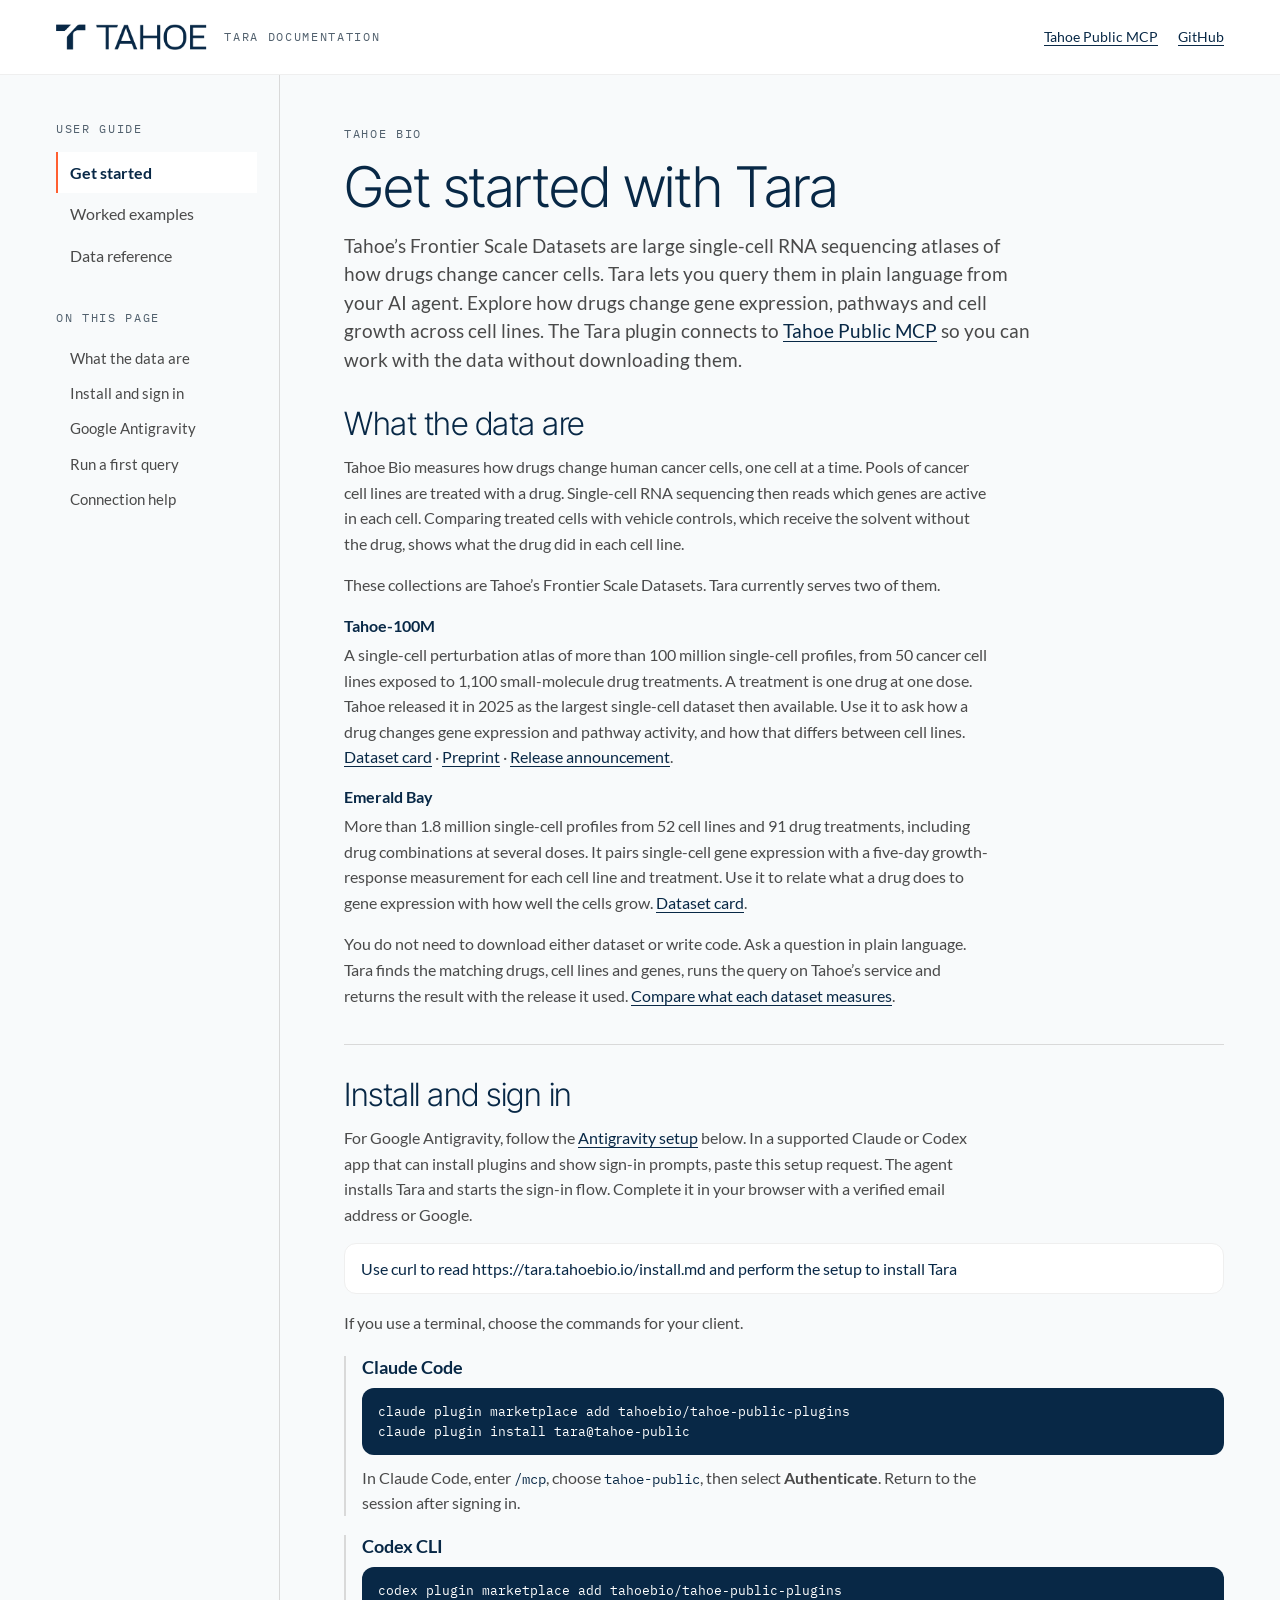
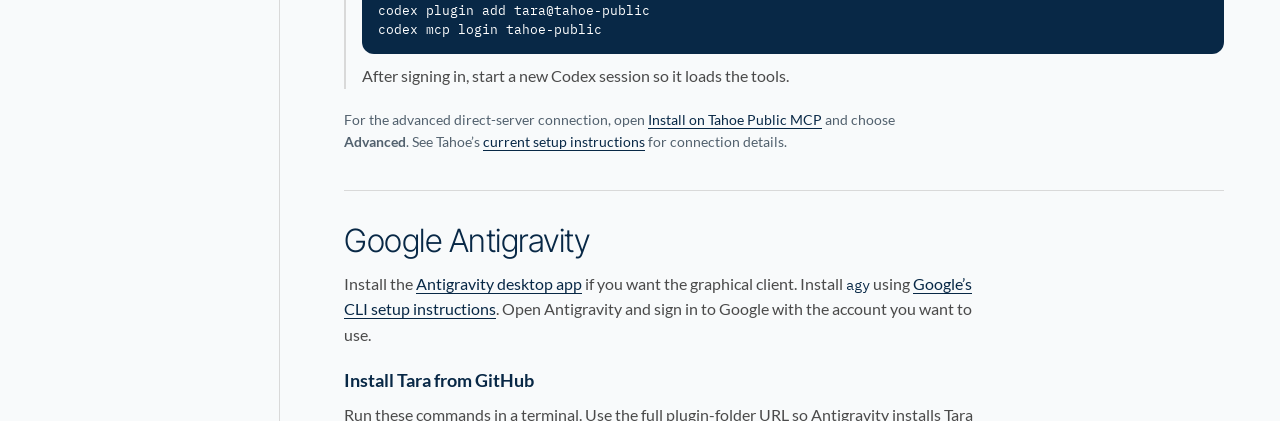
<file: docs/index.html>
<!doctype html>
<html lang="en">
<head>
  <meta charset="utf-8">
  <meta name="viewport" content="width=device-width, initial-scale=1">
  <meta http-equiv="refresh" content="0; url=tara/">
  <meta name="description" content="Documentation for Tara, the Tahoe Bio plugin for querying single-cell drug-response data from an AI agent.">
  <title>Tara documentation · Tahoe Bio</title>
  <link rel="canonical" href="https://tahoebio.github.io/tahoe-public-plugins/tara/">
</head>
<body>
  <p><a href="tara/">Open the Tara documentation</a></p>
</body>
</html>
</file>
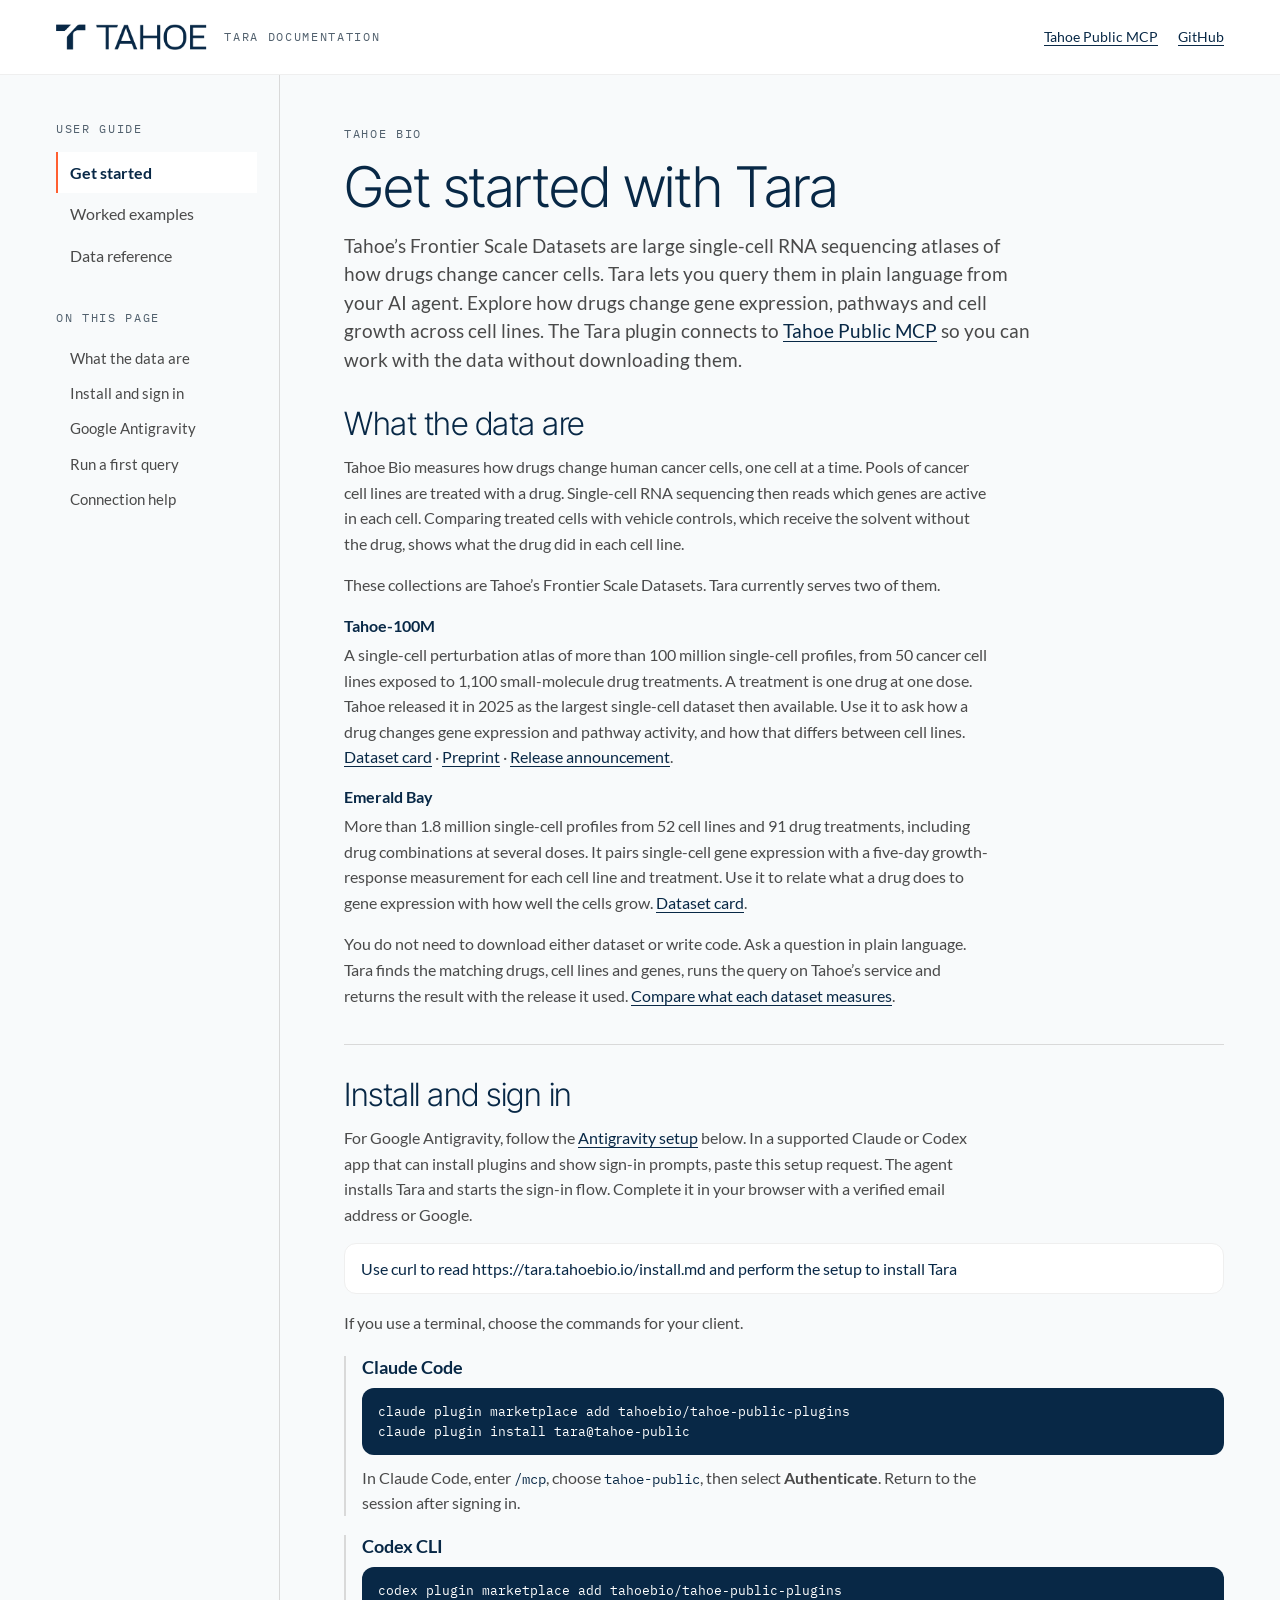
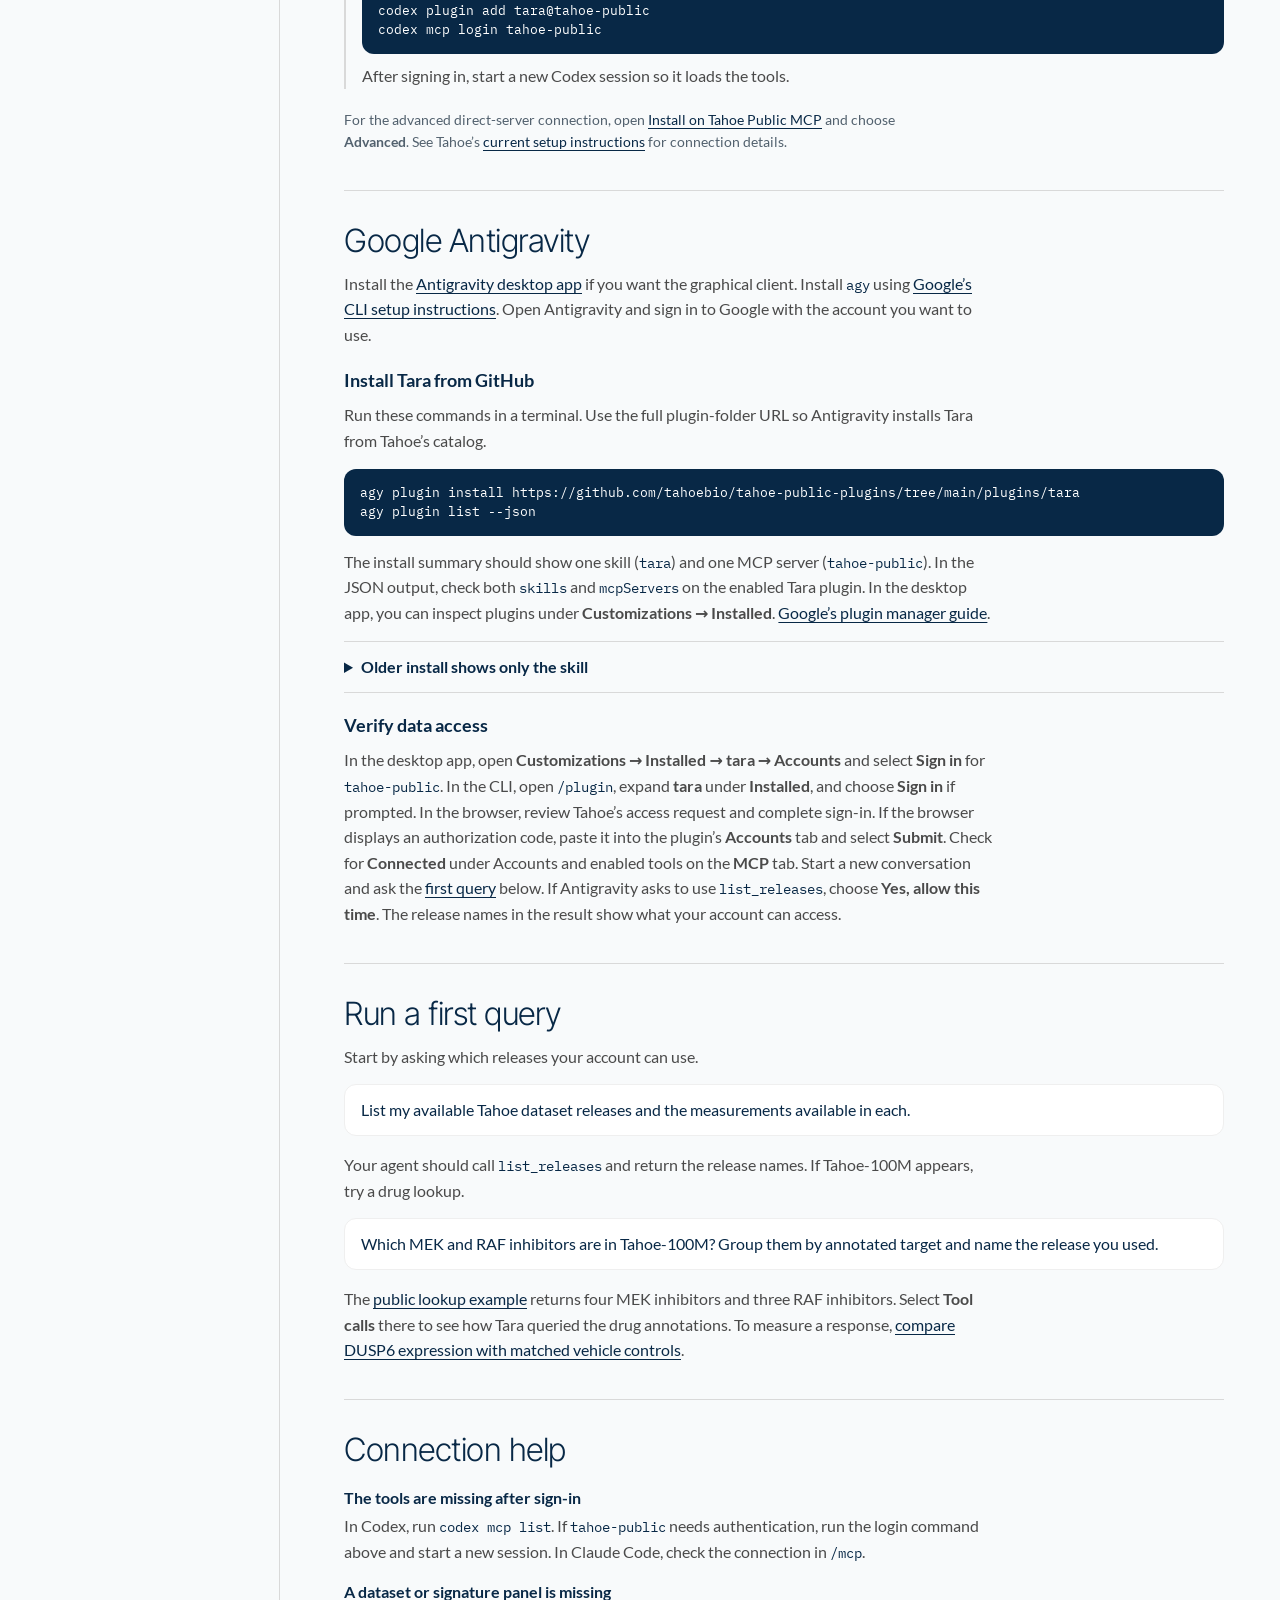
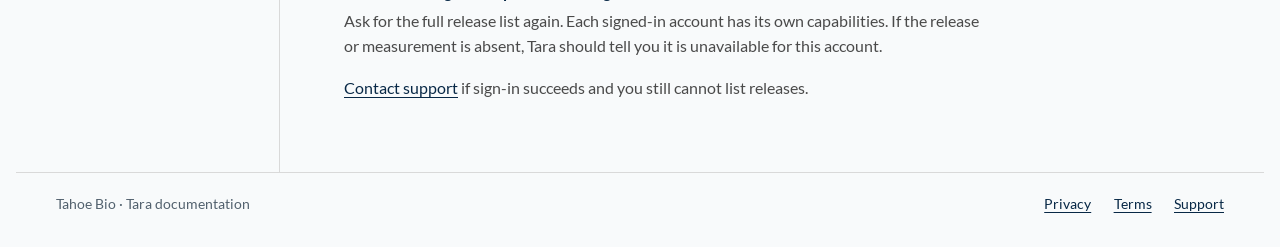
<file: docs/tara/index.html>
<!doctype html>
<html lang="en">
<head>
  <meta charset="utf-8">
  <meta name="viewport" content="width=device-width, initial-scale=1">
  <meta name="description" content="Install Tara, connect your Tahoe account and run a first query against single-cell drug-response data.">
  <title>Get started · Tara documentation · Tahoe Bio</title>
  <link rel="icon" href="logo-tahoe-wordmark-navy.png">
  <link rel="stylesheet" href="guide.css">
</head>
<body>
  <a class="skip" href="#content">Skip to content</a>
  <header>
    <div class="top">
      <a class="brand" href="index.html"><img src="logo-tahoe-wordmark-navy.png" alt="Tahoe" width="152" height="26"><span>Tara documentation</span></a>
      <div class="header-links">
        <a href="https://tara.tahoebio.io/">Tahoe Public MCP</a>
        <a href="https://github.com/tahoebio/tahoe-public-plugins/tree/main/plugins/tara">GitHub</a>
      </div>
    </div>
  </header>
  <div class="shell">
    <aside>
      <div class="rail">
        <p class="nav-label">User guide</p>
        <nav class="pages" aria-label="User guide">
          <a href="index.html" aria-current="page">Get started</a>
          <a href="examples.html">Worked examples</a>
          <a href="reference.html">Data reference</a>
        </nav>
        <div class="local">
          <p class="nav-label">On this page</p>
          <nav aria-label="On this page">
            <a href="#data">What the data are</a>
            <a href="#install">Install and sign in</a>
            <a href="#antigravity">Google Antigravity</a>
            <a href="#first-query">Run a first query</a>
            <a href="#connection">Connection help</a>
          </nav>
        </div>
      </div>
    </aside>
    <main id="content" tabindex="-1">
      <div class="intro hero">
        <span class="caption">Tahoe Bio</span>
        <h1>Get started with Tara</h1>
        <p class="lead">Tahoe’s Frontier Scale Datasets are large single-cell RNA sequencing atlases of how drugs change cancer cells. Tara lets you query them in plain language from your AI agent. Explore how drugs change gene expression, pathways and cell growth across cell lines. The Tara plugin connects to <a href="https://tara.tahoebio.io/">Tahoe Public MCP</a> so you can work with the data without downloading them.</p>
      </div>
      <section id="data">
        <h2>What the data are</h2>
        <p>Tahoe Bio measures how drugs change human cancer cells, one cell at a time. Pools of cancer cell lines are treated with a drug. Single-cell RNA sequencing then reads which genes are active in each cell. Comparing treated cells with vehicle controls, which receive the solvent without the drug, shows what the drug did in each cell line.</p>
        <p>These collections are Tahoe’s Frontier Scale Datasets. Tara currently serves two of them.</p>
        <dl>
          <dt>Tahoe-100M</dt>
          <dd>A single-cell perturbation atlas of more than 100 million single-cell profiles, from 50 cancer cell lines exposed to 1,100 small-molecule drug treatments. A treatment is one drug at one dose. Tahoe released it in 2025 as the largest single-cell dataset then available. Use it to ask how a drug changes gene expression and pathway activity, and how that differs between cell lines. <a href="https://huggingface.co/datasets/tahoebio/Tahoe-100M">Dataset card</a> · <a href="https://www.biorxiv.org/content/10.1101/2025.02.20.639398v1">Preprint</a> · <a href="https://www.tahoebio.ai/news/open-sourcing-tahoe-100m">Release announcement</a>.</dd>
          <dt>Emerald Bay</dt>
          <dd>More than 1.8 million single-cell profiles from 52 cell lines and 91 drug treatments, including drug combinations at several doses. It pairs single-cell gene expression with a five-day growth-response measurement for each cell line and treatment. Use it to relate what a drug does to gene expression with how well the cells grow. <a href="https://huggingface.co/datasets/tahoebio/EmeraldBay">Dataset card</a>.</dd>
        </dl>
        <p>You do not need to download either dataset or write code. Ask a question in plain language. Tara finds the matching drugs, cell lines and genes, runs the query on Tahoe’s service and returns the result with the release it used. <a href="reference.html#measurements">Compare what each dataset measures</a>.</p>
      </section>
      <section id="install">
        <h2>Install and sign in</h2>
        <p>For Google Antigravity, follow the <a href="#antigravity">Antigravity setup</a> below. In a supported Claude or Codex app that can install plugins and show sign-in prompts, paste this setup request. The agent installs Tara and starts the sign-in flow. Complete it in your browser with a verified email address or Google.</p>
        <blockquote>Use curl to read https://tara.tahoebio.io/install.md and perform the setup to install Tara</blockquote>
        <p>If you use a terminal, choose the commands for your client.</p>
        <div class="hosts">
          <div>
            <h3>Claude Code</h3>
            <pre tabindex="0" aria-label="Claude Code install commands"><code>claude plugin marketplace add tahoebio/tahoe-public-plugins
claude plugin install tara@tahoe-public</code></pre>
            <p>In Claude Code, enter <code>/mcp</code>, choose <code>tahoe-public</code>, then select <strong>Authenticate</strong>. Return to the session after signing in.</p>
          </div>
          <div>
            <h3>Codex CLI</h3>
            <pre tabindex="0" aria-label="Codex CLI install commands"><code>codex plugin marketplace add tahoebio/tahoe-public-plugins
codex plugin add tara@tahoe-public
codex mcp login tahoe-public</code></pre>
            <p>After signing in, start a new Codex session so it loads the tools.</p>
          </div>
        </div>
        <p class="fine">For the advanced direct-server connection, open <a href="https://tara.tahoebio.io/#install-h">Install on Tahoe Public MCP</a> and choose <strong>Advanced</strong>. See Tahoe’s <a href="https://tara.tahoebio.io/install.md">current setup instructions</a> for connection details.</p>
      </section>
      <section id="antigravity">
        <h2>Google Antigravity</h2>
        <p>Install the <a href="https://antigravity.google/download">Antigravity desktop app</a> if you want the graphical client. Install <code>agy</code> using <a href="https://antigravity.google/docs/getting-started?tab=cli">Google’s CLI setup instructions</a>. Open Antigravity and sign in to Google with the account you want to use.</p>
        <h3>Install Tara from GitHub</h3>
        <p>Run these commands in a terminal. Use the full plugin-folder URL so Antigravity installs Tara from Tahoe’s catalog.</p>
        <pre tabindex="0" aria-label="Antigravity install commands"><code>agy plugin install https://github.com/tahoebio/tahoe-public-plugins/tree/main/plugins/tara
agy plugin list --json</code></pre>
        <p>The install summary should show one skill (<code>tara</code>) and one MCP server (<code>tahoe-public</code>). In the JSON output, check both <code>skills</code> and <code>mcpServers</code> on the enabled Tara plugin. In the desktop app, you can inspect plugins under <strong>Customizations → Installed</strong>. <a href="https://antigravity.google/docs/marketplace/">Google’s plugin manager guide</a>.</p>
        <details><summary>Older install shows only the skill</summary>
        <p>Re-run the install command to fetch the current plugin. If your copy still lists only the skill, you can register the public server separately:</p>
        <pre tabindex="0" aria-label="Register and check the Tahoe data server"><code>agy mcp add --type http tahoe-public https://tara.tahoebio.io/mcp
agy mcp list</code></pre>
        <p>The manual entry should show <code>tahoe-public</code>, type <code>http</code>, enabled at <code>https://tara.tahoebio.io/mcp</code>. Use <code>agy plugin list --json</code> to check servers bundled with a plugin.</p></details>
        <h3>Verify data access</h3>
        <p>In the desktop app, open <strong>Customizations → Installed → tara → Accounts</strong> and select <strong>Sign in</strong> for <code>tahoe-public</code>. In the CLI, open <code>/plugin</code>, expand <strong>tara</strong> under <strong>Installed</strong>, and choose <strong>Sign in</strong> if prompted. In the browser, review Tahoe’s access request and complete sign-in. If the browser displays an authorization code, paste it into the plugin’s <strong>Accounts</strong> tab and select <strong>Submit</strong>. Check for <strong>Connected</strong> under Accounts and enabled tools on the <strong>MCP</strong> tab. Start a new conversation and ask the <a href="#first-query">first query</a> below. If Antigravity asks to use <code>list_releases</code>, choose <strong>Yes, allow this time</strong>. The release names in the result show what your account can access.</p>
      </section>
      <section id="first-query">
        <h2>Run a first query</h2>
        <p>Start by asking which releases your account can use.</p>
        <blockquote>List my available Tahoe dataset releases and the measurements available in each.</blockquote>
        <p>Your agent should call <code>list_releases</code> and return the release names. If Tahoe-100M appears, try a drug lookup.</p>
        <blockquote>Which MEK and RAF inhibitors are in Tahoe-100M? Group them by annotated target and name the release you used.</blockquote>
        <p>The <a href="https://tara.tahoebio.io/#demo-h">public lookup example</a> returns four MEK inhibitors and three RAF inhibitors. Select <strong>Tool calls</strong> there to see how Tara queried the drug annotations. To measure a response, <a href="examples.html#expression">compare DUSP6 expression with matched vehicle controls</a>.</p>
      </section>
      <section id="connection">
        <h2>Connection help</h2>
        <dl>
          <dt>The tools are missing after sign-in</dt>
          <dd>In Codex, run <code>codex mcp list</code>. If <code>tahoe-public</code> needs authentication, run the login command above and start a new session. In Claude Code, check the connection in <code>/mcp</code>.</dd>
          <dt>A dataset or signature panel is missing</dt>
          <dd>Ask for the full release list again. Each signed-in account has its own capabilities. If the release or measurement is absent, Tara should tell you it is unavailable for this account.</dd>
        </dl>
        <p><a href="reference.html#privacy">Contact support</a> if sign-in succeeds and you still cannot list releases.</p>
      </section>
    </main>
  </div>
  <footer>
    <span>Tahoe Bio · Tara documentation</span>
    <a href="https://tara.tahoebio.io/privacy">Privacy</a>
    <a href="https://tara.tahoebio.io/terms">Terms</a>
    <a href="https://github.com/tahoebio/tahoe-public-plugins/issues">Support</a>
  </footer>
</body>
</html>
</file>
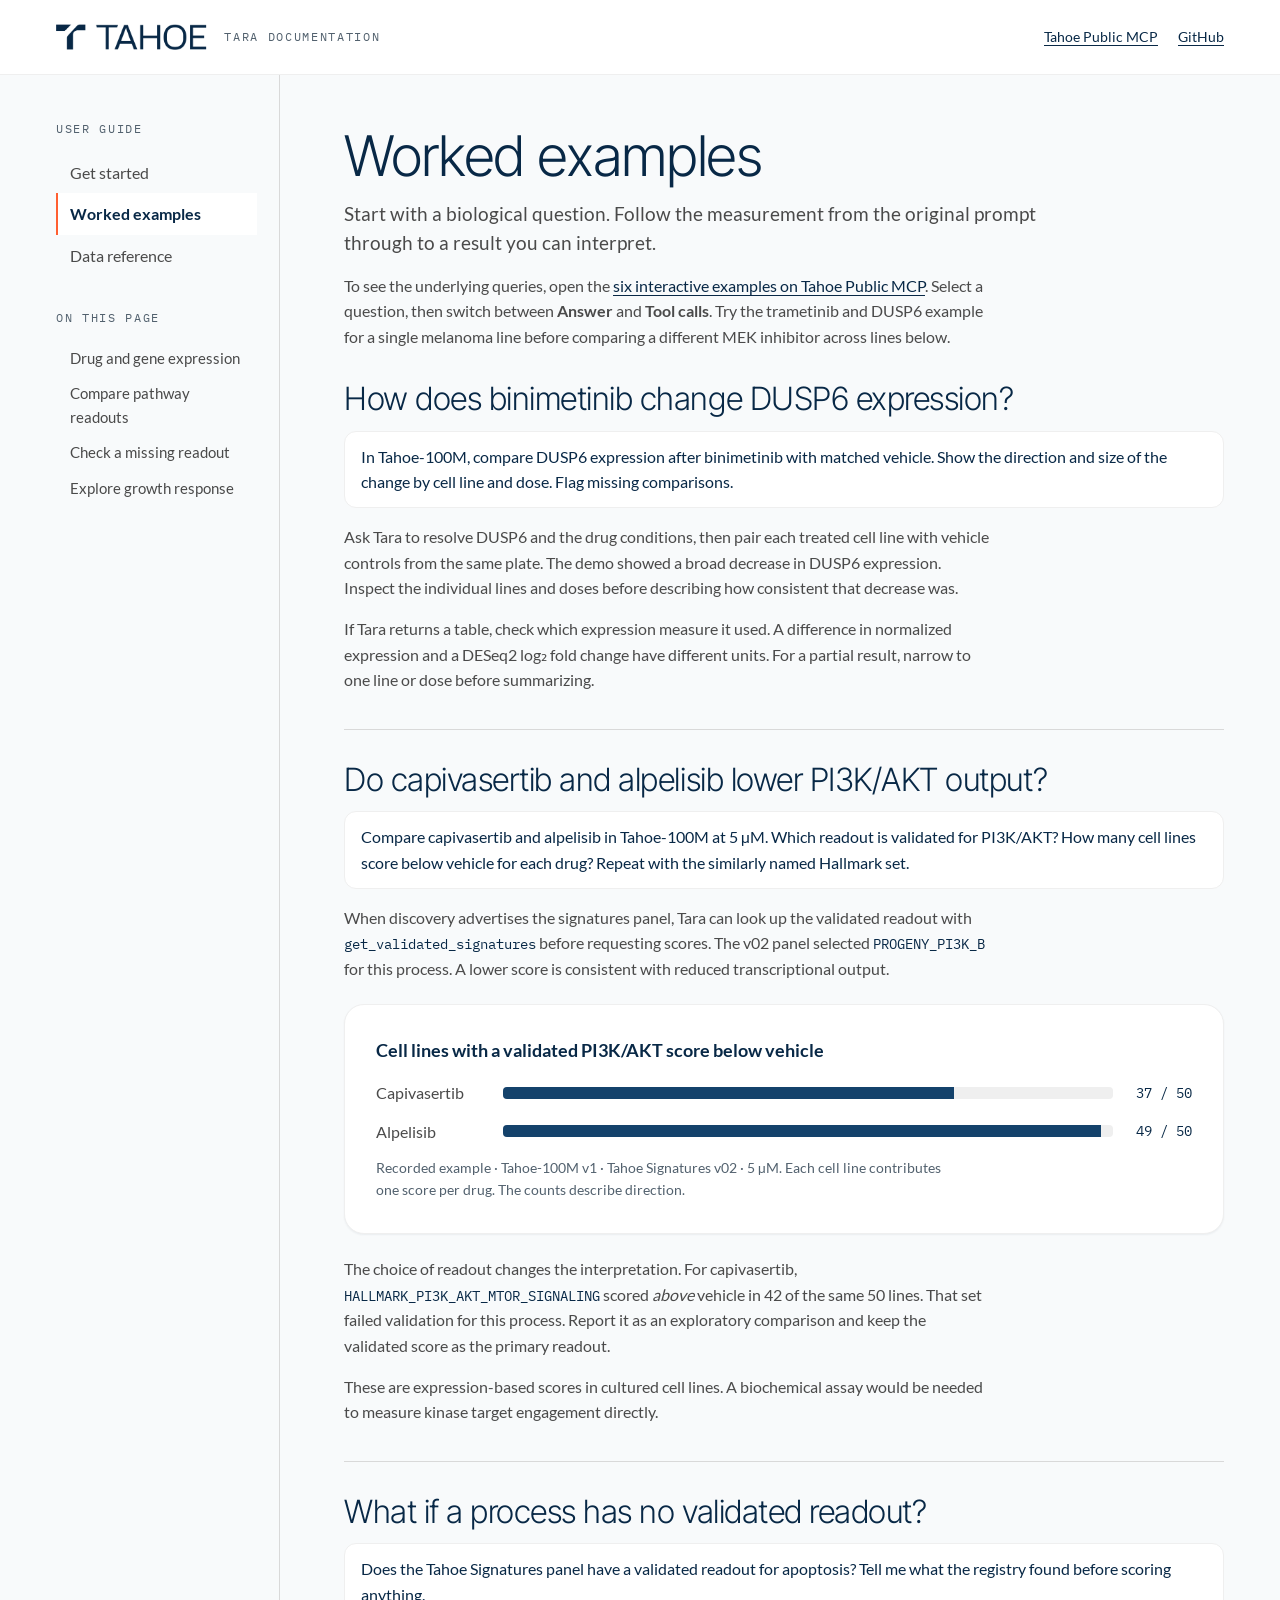
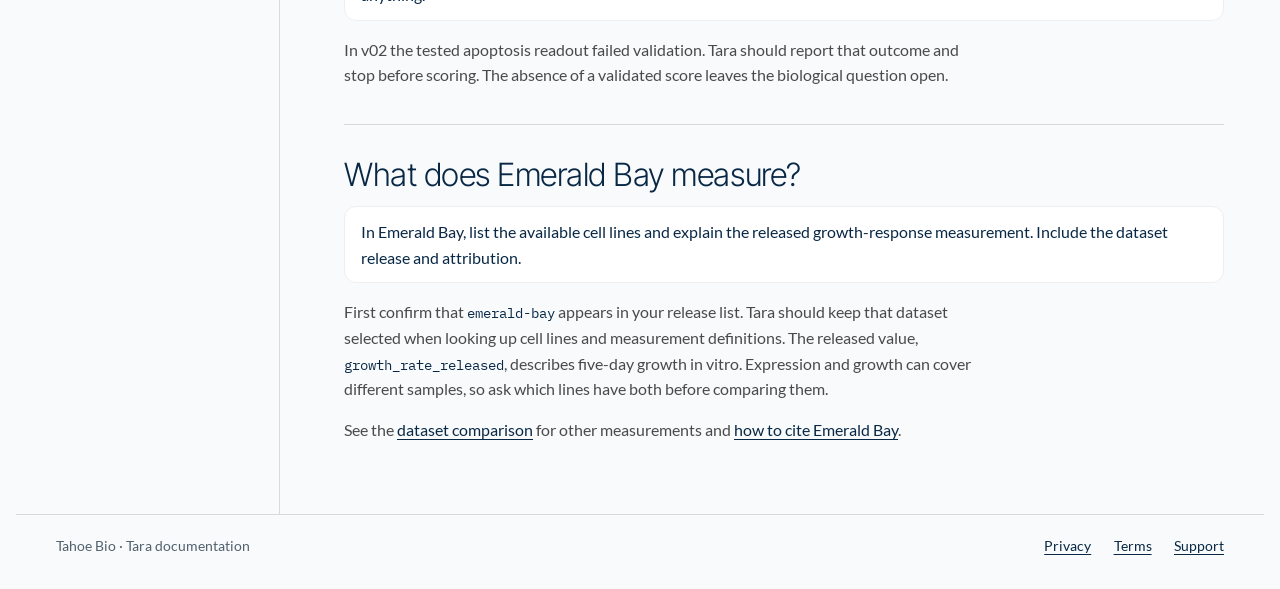
<file: docs/tara/examples.html>
<!doctype html>
<html lang="en">
<head>
  <meta charset="utf-8">
  <meta name="viewport" content="width=device-width, initial-scale=1">
  <meta name="description" content="Explore Tara demo questions and learn how controls, validated signatures and measurement coverage affect the answer.">
  <title>Worked examples · Tara documentation · Tahoe Bio</title>
  <link rel="icon" href="logo-tahoe-wordmark-navy.png">
  <link rel="stylesheet" href="guide.css">
</head>
<body>
  <a class="skip" href="#content">Skip to content</a>
  <header>
    <div class="top">
      <a class="brand" href="index.html"><img src="logo-tahoe-wordmark-navy.png" alt="Tahoe" width="152" height="26"><span>Tara documentation</span></a>
      <div class="header-links">
        <a href="https://tara.tahoebio.io/">Tahoe Public MCP</a>
        <a href="https://github.com/tahoebio/tahoe-public-plugins/tree/main/plugins/tara">GitHub</a>
      </div>
    </div>
  </header>
  <div class="shell">
    <aside>
      <div class="rail">
        <p class="nav-label">User guide</p>
        <nav class="pages" aria-label="User guide">
          <a href="index.html">Get started</a>
          <a href="examples.html" aria-current="page">Worked examples</a>
          <a href="reference.html">Data reference</a>
        </nav>
        <div class="local">
          <p class="nav-label">On this page</p>
          <nav aria-label="On this page">
            <a href="#expression">Drug and gene expression</a>
            <a href="#pathway">Compare pathway readouts</a>
            <a href="#apoptosis">Check a missing readout</a>
            <a href="#growth">Explore growth response</a>
          </nav>
        </div>
      </div>
    </aside>
    <main id="content" tabindex="-1">
      <div class="intro">
        <h1>Worked examples</h1>
        <p class="lead">Start with a biological question. Follow the measurement from the original prompt through to a result you can interpret.</p>
        <p>To see the underlying queries, open the <a href="https://tara.tahoebio.io/#demo-h">six interactive examples on Tahoe Public MCP</a>. Select a question, then switch between <strong>Answer</strong> and <strong>Tool calls</strong>. Try the trametinib and DUSP6 example for a single melanoma line before comparing a different MEK inhibitor across lines below.</p>
      </div>
      <section id="expression">
        <h2>How does binimetinib change DUSP6 expression?</h2>
        <blockquote>In Tahoe-100M, compare DUSP6 expression after binimetinib with matched vehicle. Show the direction and size of the change by cell line and dose. Flag missing comparisons.</blockquote>
        <p>Ask Tara to resolve DUSP6 and the drug conditions, then pair each treated cell line with vehicle controls from the same plate. The demo showed a broad decrease in DUSP6 expression. Inspect the individual lines and doses before describing how consistent that decrease was.</p>
        <p>If Tara returns a table, check which expression measure it used. A difference in normalized expression and a DESeq2 log₂ fold change have different units. For a partial result, narrow to one line or dose before summarizing.</p>
      </section>
      <section id="pathway">
        <h2>Do capivasertib and alpelisib lower PI3K/AKT output?</h2>
        <blockquote>Compare capivasertib and alpelisib in Tahoe-100M at 5 µM. Which readout is validated for PI3K/AKT? How many cell lines score below vehicle for each drug? Repeat with the similarly named Hallmark set.</blockquote>
        <p>When discovery advertises the signatures panel, Tara can look up the validated readout with <code>get_validated_signatures</code> before requesting scores. The v02 panel selected <code>PROGENY_PI3K_B</code> for this process. A lower score is consistent with reduced transcriptional output.</p>
        <figure>
          <figcaption>Cell lines with a validated PI3K/AKT score below vehicle</figcaption>
          <div class="figline"><span>Capivasertib</span><span class="track" aria-hidden="true"><span style="width: 74%"></span></span><b>37 / 50</b></div>
          <div class="figline"><span>Alpelisib</span><span class="track" aria-hidden="true"><span style="width: 98%"></span></span><b>49 / 50</b></div>
          <p class="fine">Recorded example · Tahoe-100M v1 · Tahoe Signatures v02 · 5 µM. Each cell line contributes one score per drug. The counts describe direction.</p>
        </figure>
        <p>The choice of readout changes the interpretation. For capivasertib, <code>HALLMARK_PI3K_AKT_MTOR_SIGNALING</code> scored <em>above</em> vehicle in 42 of the same 50 lines. That set failed validation for this process. Report it as an exploratory comparison and keep the validated score as the primary readout.</p>
        <p>These are expression-based scores in cultured cell lines. A biochemical assay would be needed to measure kinase target engagement directly.</p>
      </section>
      <section id="apoptosis">
        <h2>What if a process has no validated readout?</h2>
        <blockquote>Does the Tahoe Signatures panel have a validated readout for apoptosis? Tell me what the registry found before scoring anything.</blockquote>
        <p>In v02 the tested apoptosis readout failed validation. Tara should report that outcome and stop before scoring. The absence of a validated score leaves the biological question open.</p>
      </section>
      <section id="growth">
        <h2>What does Emerald Bay measure?</h2>
        <blockquote>In Emerald Bay, list the available cell lines and explain the released growth-response measurement. Include the dataset release and attribution.</blockquote>
        <p>First confirm that <code>emerald-bay</code> appears in your release list. Tara should keep that dataset selected when looking up cell lines and measurement definitions. The released value, <code>growth_rate_released</code>, describes five-day growth in vitro. Expression and growth can cover different samples, so ask which lines have both before comparing them.</p>
        <p>See the <a href="reference.html#measurements">dataset comparison</a> for other measurements and <a href="reference.html#attribution">how to cite Emerald Bay</a>.</p>
      </section>
    </main>
  </div>
  <footer>
    <span>Tahoe Bio · Tara documentation</span>
    <a href="https://tara.tahoebio.io/privacy">Privacy</a>
    <a href="https://tara.tahoebio.io/terms">Terms</a>
    <a href="https://github.com/tahoebio/tahoe-public-plugins/issues">Support</a>
  </footer>
</body>
</html>
</file>
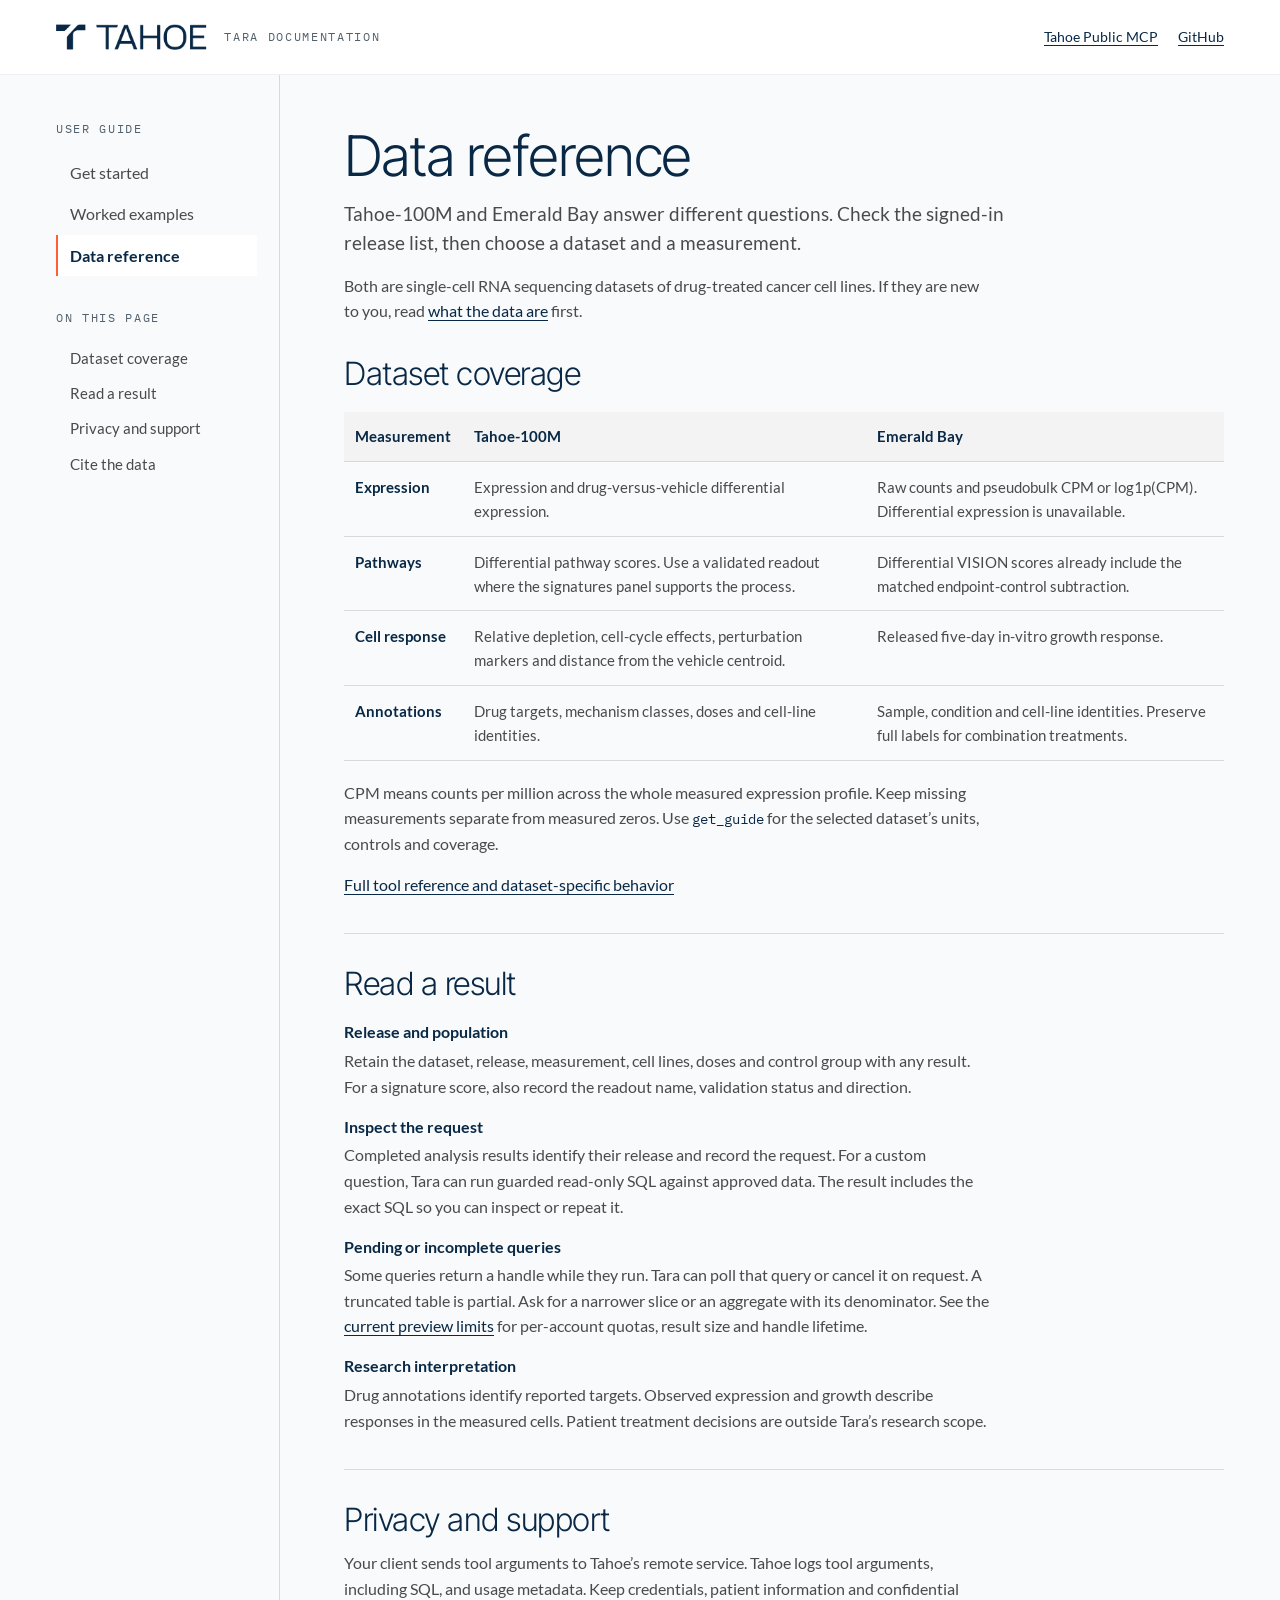
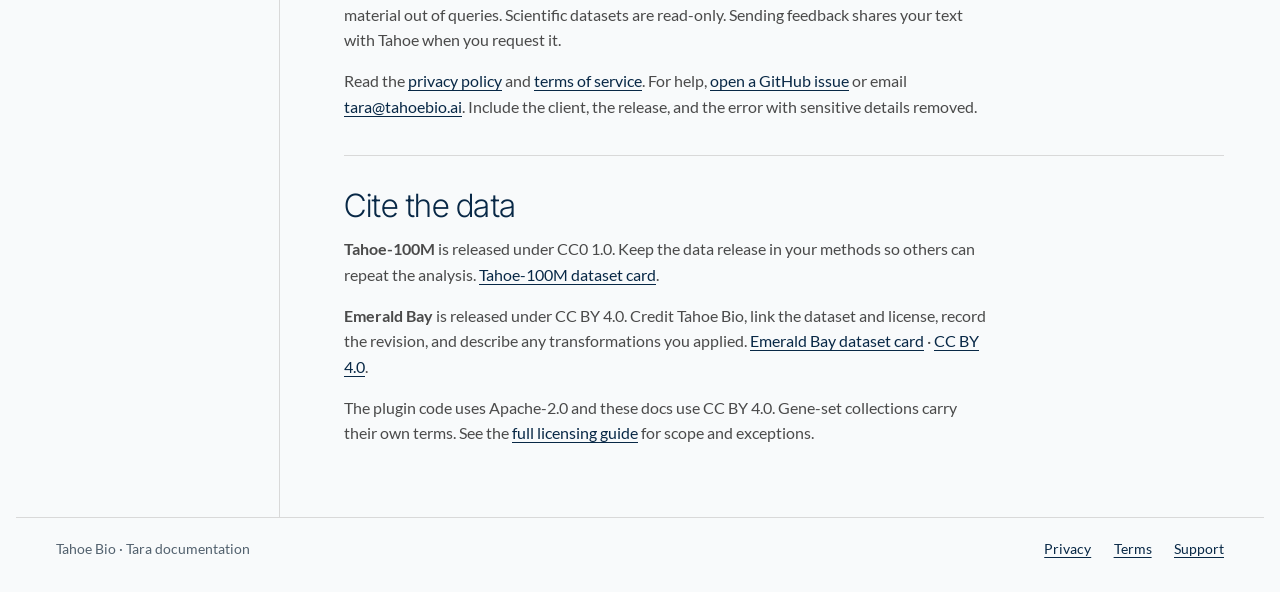
<file: docs/tara/reference.html>
<!doctype html>
<html lang="en">
<head>
  <meta charset="utf-8">
  <meta name="viewport" content="width=device-width, initial-scale=1">
  <meta name="description" content="Compare the available Tahoe-100M and Emerald Bay measurements, understand result limits, and find dataset licenses, privacy and support.">
  <title>Data reference · Tara documentation · Tahoe Bio</title>
  <link rel="icon" href="logo-tahoe-wordmark-navy.png">
  <link rel="stylesheet" href="guide.css">
</head>
<body>
  <a class="skip" href="#content">Skip to content</a>
  <header>
    <div class="top">
      <a class="brand" href="index.html"><img src="logo-tahoe-wordmark-navy.png" alt="Tahoe" width="152" height="26"><span>Tara documentation</span></a>
      <div class="header-links">
        <a href="https://tara.tahoebio.io/">Tahoe Public MCP</a>
        <a href="https://github.com/tahoebio/tahoe-public-plugins/tree/main/plugins/tara">GitHub</a>
      </div>
    </div>
  </header>
  <div class="shell">
    <aside>
      <div class="rail">
        <p class="nav-label">User guide</p>
        <nav class="pages" aria-label="User guide">
          <a href="index.html">Get started</a>
          <a href="examples.html">Worked examples</a>
          <a href="reference.html" aria-current="page">Data reference</a>
        </nav>
        <div class="local">
          <p class="nav-label">On this page</p>
          <nav aria-label="On this page">
            <a href="#measurements">Dataset coverage</a>
            <a href="#results">Read a result</a>
            <a href="#privacy">Privacy and support</a>
            <a href="#attribution">Cite the data</a>
          </nav>
        </div>
      </div>
    </aside>
    <main id="content" tabindex="-1">
      <div class="intro">
        <h1>Data reference</h1>
        <p class="lead">Tahoe-100M and Emerald Bay answer different questions. Check the signed-in release list, then choose a dataset and a measurement.</p>
        <p>Both are single-cell RNA sequencing datasets of drug-treated cancer cell lines. If they are new to you, read <a href="index.html#data">what the data are</a> first.</p>
      </div>
      <section id="measurements">
        <h2>Dataset coverage</h2>
        <table>
          <thead><tr><th scope="col">Measurement</th><th scope="col">Tahoe-100M</th><th scope="col">Emerald Bay</th></tr></thead>
          <tbody>
            <tr><th scope="row">Expression</th><td><span class="dataset-label" aria-hidden="true">Tahoe-100M</span>Expression and drug-versus-vehicle differential expression.</td><td><span class="dataset-label" aria-hidden="true">Emerald Bay</span>Raw counts and pseudobulk CPM or log1p(CPM). Differential expression is unavailable.</td></tr>
            <tr><th scope="row">Pathways</th><td><span class="dataset-label" aria-hidden="true">Tahoe-100M</span>Differential pathway scores. Use a validated readout where the signatures panel supports the process.</td><td><span class="dataset-label" aria-hidden="true">Emerald Bay</span>Differential VISION scores already include the matched endpoint-control subtraction.</td></tr>
            <tr><th scope="row">Cell response</th><td><span class="dataset-label" aria-hidden="true">Tahoe-100M</span>Relative depletion, cell-cycle effects, perturbation markers and distance from the vehicle centroid.</td><td><span class="dataset-label" aria-hidden="true">Emerald Bay</span>Released five-day in-vitro growth response.</td></tr>
            <tr><th scope="row">Annotations</th><td><span class="dataset-label" aria-hidden="true">Tahoe-100M</span>Drug targets, mechanism classes, doses and cell-line identities.</td><td><span class="dataset-label" aria-hidden="true">Emerald Bay</span>Sample, condition and cell-line identities. Preserve full labels for combination treatments.</td></tr>
          </tbody>
        </table>
        <p>CPM means counts per million across the whole measured expression profile. Keep missing measurements separate from measured zeros. Use <code>get_guide</code> for the selected dataset’s units, controls and coverage.</p>
        <p><a href="https://github.com/tahoebio/tahoe-public-plugins/blob/main/docs/public-tool-contract.md">Full tool reference and dataset-specific behavior</a></p>
      </section>
      <section id="results">
        <h2>Read a result</h2>
        <dl>
          <dt>Release and population</dt>
          <dd>Retain the dataset, release, measurement, cell lines, doses and control group with any result. For a signature score, also record the readout name, validation status and direction.</dd>
          <dt>Inspect the request</dt>
          <dd>Completed analysis results identify their release and record the request. For a custom question, Tara can run guarded read-only SQL against approved data. The result includes the exact SQL so you can inspect or repeat it.</dd>
          <dt>Pending or incomplete queries</dt>
          <dd>Some queries return a handle while they run. Tara can poll that query or cancel it on request. A truncated table is partial. Ask for a narrower slice or an aggregate with its denominator. See the <a href="https://tara.tahoebio.io/#limits-h">current preview limits</a> for per-account quotas, result size and handle lifetime.</dd>
          <dt>Research interpretation</dt>
          <dd>Drug annotations identify reported targets. Observed expression and growth describe responses in the measured cells. Patient treatment decisions are outside Tara’s research scope.</dd>
        </dl>
      </section>
      <section id="privacy">
        <h2>Privacy and support</h2>
        <p>Your client sends tool arguments to Tahoe’s remote service. Tahoe logs tool arguments, including SQL, and usage metadata. Keep credentials, patient information and confidential material out of queries. Scientific datasets are read-only. Sending feedback shares your text with Tahoe when you request it.</p>
        <p>Read the <a href="https://tara.tahoebio.io/privacy">privacy policy</a> and <a href="https://tara.tahoebio.io/terms">terms of service</a>. For help, <a href="https://github.com/tahoebio/tahoe-public-plugins/issues">open a GitHub issue</a> or email <a href="mailto:tara@tahoebio.ai">tara@tahoebio.ai</a>. Include the client, the release, and the error with sensitive details removed.</p>
      </section>
      <section id="attribution">
        <h2>Cite the data</h2>
        <p><strong>Tahoe-100M</strong> is released under CC0 1.0. Keep the data release in your methods so others can repeat the analysis. <a href="https://huggingface.co/datasets/tahoebio/Tahoe-100M">Tahoe-100M dataset card</a>.</p>
        <p><strong>Emerald Bay</strong> is released under CC BY 4.0. Credit Tahoe Bio, link the dataset and license, record the revision, and describe any transformations you applied. <a href="https://huggingface.co/datasets/tahoebio/EmeraldBay">Emerald Bay dataset card</a> · <a href="https://creativecommons.org/licenses/by/4.0/">CC BY 4.0</a>.</p>
        <p>The plugin code uses Apache-2.0 and these docs use CC BY 4.0. Gene-set collections carry their own terms. See the <a href="https://github.com/tahoebio/tahoe-public-plugins/blob/main/docs/data-and-licensing.md">full licensing guide</a> for scope and exceptions.</p>
      </section>
    </main>
  </div>
  <footer>
    <span>Tahoe Bio · Tara documentation</span>
    <a href="https://tara.tahoebio.io/privacy">Privacy</a>
    <a href="https://tara.tahoebio.io/terms">Terms</a>
    <a href="https://github.com/tahoebio/tahoe-public-plugins/issues">Support</a>
  </footer>
</body>
</html>
</file>
<file: docs/tara/guide.css>
/* Brand typefaces, self-hosted. Each is SIL OFL 1.1; see fonts/OFL-*.txt. */
@font-face { font-family: "Lato"; font-weight: 400; font-style: normal; src: url("fonts/Lato-Regular.ttf") format("truetype"); font-display: swap; }
@font-face { font-family: "Lato"; font-weight: 700; font-style: normal; src: url("fonts/Lato-Bold.ttf") format("truetype"); font-display: swap; }
@font-face { font-family: "Inter Tight"; font-weight: 100 900; font-style: normal; src: url("fonts/InterTight-VariableFont_wght.ttf") format("truetype-variations"), url("fonts/InterTight-VariableFont_wght.ttf") format("truetype"); font-display: swap; }
@font-face { font-family: "IBM Plex Mono"; font-weight: 400; font-style: normal; src: url("fonts/IBMPlexMono-Regular.ttf") format("truetype"); font-display: swap; }
:root {
  color-scheme: light;
  /* Tahoe palette. */
  --ink: #082846;
  --navy-700: #14426b;
  --coral: #ff5f31;
  --body: #4a4a4a;
  --line: #d9d9d9;
  --line-soft: #efefef;
  --tint: #f3f3f3;
  --paper: #f8fafb;
  --white: #ffffff;
  --link: var(--ink);
  /* Two values are darker than the brand tokens so they pass WCAG contrast on
     the off-white page: muted text (brand #747775 is 4.3:1) and the focus ring
     (brand coral is 3.0:1). */
  --muted: #52616e;
  --focus: #bc5727;
  --mono: "IBM Plex Mono", ui-monospace, SFMono-Regular, Menlo, monospace;
  --sans: "Lato", ui-sans-serif, system-ui, -apple-system, sans-serif;
  --display: "Inter Tight", "Lato", ui-sans-serif, system-ui, sans-serif;
}
* { box-sizing: border-box; }
html { scroll-padding-top: 1.5rem; }
body { margin: 0; background: var(--paper); color: var(--body); font: 400 1rem/1.6 var(--sans); -webkit-font-smoothing: antialiased; text-rendering: optimizeLegibility; }
a { color: var(--link); text-decoration-thickness: 1px; text-underline-offset: 3px; }
a:hover { color: var(--coral); }
:focus-visible { outline: 3px solid var(--focus); outline-offset: 4px; }
.skip { position: absolute; left: 1rem; top: -6rem; background: var(--white); color: var(--ink); padding: .5rem 1rem; z-index: 5; }
.skip:focus { top: .5rem; }
header { background: var(--white); color: var(--ink); border-bottom: 1px solid var(--line-soft); }
.top { max-width: 78rem; min-height: 4.6rem; padding: .6rem 2.5rem; margin: auto; display: flex; flex-wrap: wrap; align-items: center; justify-content: space-between; gap: .5rem 1rem; }
.brand { display: flex; align-items: center; gap: 1rem; color: var(--ink); text-decoration: none; white-space: nowrap; }
.brand img { display: block; height: 26px; width: auto; }
.brand span, .nav-label, .caption { color: var(--muted); font: 400 .75rem/1.35 var(--mono); letter-spacing: .14em; text-transform: uppercase; }
.header-links { display: flex; align-items: center; flex-wrap: wrap; justify-content: flex-end; gap: .25rem 1.25rem; }
.header-links a { font-size: .875rem; padding: .3rem 0; }
.shell { max-width: 78rem; margin: auto; display: grid; grid-template-columns: minmax(11rem, 14rem) minmax(0, 1fr); gap: clamp(2.25rem, 5vw, 5rem); padding: 0 2.5rem; }
aside { border-right: 1px solid var(--line); }
.rail { position: sticky; top: 1rem; padding: 2.9rem 1.4rem 2rem 0; }
.nav-label { margin: 0 0 .9rem; }
nav a { display: block; padding: .5rem .75rem; border-left: 2px solid transparent; color: var(--body); text-decoration: none; }
nav a:hover { color: var(--coral); }
nav a[aria-current] { border-color: var(--coral); background: var(--white); color: var(--ink); font-weight: 700; }
.local { margin-top: 2.1rem; }
.local a { padding-block: .35rem; font-size: .9375rem; }
main { min-width: 0; max-width: 55.5rem; width: 100%; padding: 2.8rem 0 3.5rem; }
h1, h2, h3 { color: var(--ink); }
h1, h2 { font-family: var(--display); font-weight: 300; text-wrap: balance; }
h1 { font-size: clamp(2.125rem, 6vw, 3.5rem); letter-spacing: -.02em; line-height: 1.06; margin: .45rem 0 .9rem; }
h2 { font-size: clamp(1.625rem, 2.6vw, 2rem); letter-spacing: -.015em; line-height: 1.15; margin: 0 0 .7rem; }
h3 { margin: 1.35rem 0 .4rem; font-size: 1.125rem; font-weight: 700; line-height: 1.3; }
p { max-width: 72ch; margin: .6rem 0 .95rem; }
.lead { font-size: 1.1875rem; max-width: 63ch; line-height: 1.5; }
.intro { margin-bottom: 2rem; }
.hero h1 { margin-top: .8rem; }
section + section { margin-top: 2.25rem; padding-top: 2rem; border-top: 1px solid var(--line); }
section { scroll-margin-top: .75rem; }
code, pre { font-family: var(--mono); }
code { color: var(--ink); font-size: .9em; overflow-wrap: anywhere; }
pre { background: var(--ink); color: var(--white); border-radius: 12px; padding: .875rem 1rem; overflow: auto; font-size: .8125rem; line-height: 1.5; max-width: 100%; }
pre code { color: inherit; overflow-wrap: normal; font-size: inherit; }
blockquote { margin: .8rem 0 1rem; padding: .75rem 1rem; background: var(--white); border: 1px solid var(--line-soft); border-radius: 12px; color: var(--ink); }
details { margin: 1rem 0; padding: .75rem 0; border-top: 1px solid var(--line); border-bottom: 1px solid var(--line); }
summary { cursor: pointer; color: var(--ink); font-weight: 700; }
.fine { font-size: .875rem; color: var(--muted); }
.hosts { margin: 1.25rem 0; }
.hosts > div { padding-left: 1rem; border-left: 2px solid var(--line); margin: 1.2rem 0; }
.hosts h3 { margin: 0; }
.hosts pre { margin: .55rem 0; }
figure { margin: 1.4rem 0; padding: clamp(1rem, 2.4vw, 2rem); border: 1px solid var(--line-soft); border-radius: 20px; background: var(--white); box-shadow: 0 1px 2px rgba(8, 40, 70, .06); }
figcaption { font-size: 1.125rem; color: var(--ink); font-weight: 700; margin-bottom: 1rem; }
.figline { display: grid; grid-template-columns: minmax(7.2rem, auto) 1fr 4.2rem; gap: .75rem; align-items: center; margin: .8rem 0; }
.track { background: var(--line-soft); height: .75rem; border-radius: 4px; overflow: hidden; }
.track span { display: block; height: 100%; background: var(--navy-700); }
.figline b { text-align: right; color: var(--ink); font: 400 .875rem var(--mono); white-space: nowrap; }
figure p:last-child { margin-bottom: 0; }
dl { margin: 1rem 0; }
dt { color: var(--ink); font-weight: 700; margin-top: .9rem; }
dd { margin: .2rem 0 .8rem; max-width: 72ch; }
table { width: 100%; border-collapse: collapse; margin: 1.2rem 0; font-size: .9375rem; }
th, td { text-align: left; padding: .8rem .7rem; border-bottom: 1px solid var(--line); vertical-align: top; }
thead { background: var(--tint); color: var(--ink); }
tbody th { color: var(--ink); }
footer { max-width: 78rem; margin: auto; border-top: 1px solid var(--line); padding: 1.25rem 2.5rem 2rem; display: flex; gap: .6rem 1.4rem; flex-wrap: wrap; color: var(--muted); font-size: .875rem; }
footer span { margin-right: auto; }
@media (max-width: 47rem) {
  .top { min-height: 3.7rem; padding-inline: 1rem; }
  .brand { gap: .65rem; }
  .brand img { height: 22px; }
  .brand span { font-size: .6875rem; }
  .header-links { gap: .2rem .9rem; }
  .shell { display: block; padding: 0 1rem; }
  aside { border: 0; }
  .rail { padding: .5rem 0; border-bottom: 1px solid var(--line); }
  .rail > .nav-label, .local { display: none; }
  .pages { display: flex; flex-wrap: wrap; gap: .1rem; }
  .pages a { border: 0; border-bottom: 2px solid transparent; font-size: .9rem; padding: .5rem .6rem; }
  .pages a[aria-current] { border-color: var(--coral); }
  main { padding: 1.6rem 0 2.5rem; }
  .figline { gap: .45rem; grid-template-columns: 6.8rem 1fr 3.5rem; }
  .figline b { font-size: .8rem; }
  .hosts > div { padding-left: .65rem; }
  th, td { padding: .6rem .35rem; }
  footer { padding-inline: 1rem; }
}
@media print {
  header, aside, footer, .skip { display: none; }
  .shell { display: block; padding: 0; }
  main { max-width: none; padding: 0; }
  pre { white-space: pre-wrap; color: black; }
}
.dataset-label { display: none; }
@media (max-width: 38rem) {
  pre { white-space: pre-wrap; }
  pre code { overflow-wrap: anywhere; }
  table, tbody, tbody tr, tbody th, tbody td { display: block; }
  thead { position: absolute; width: 1px; height: 1px; overflow: hidden; clip-path: inset(50%); }
  tbody tr { margin: 1.15rem 0; border-bottom: 1px solid var(--line); padding-bottom: .55rem; }
  tbody th { background: var(--tint); padding: .45rem .65rem; }
  tbody td { border: 0; padding: .5rem .65rem; }
  .dataset-label { display: block; color: var(--ink); font-size: .875rem; font-weight: 700; }
}
</file>
